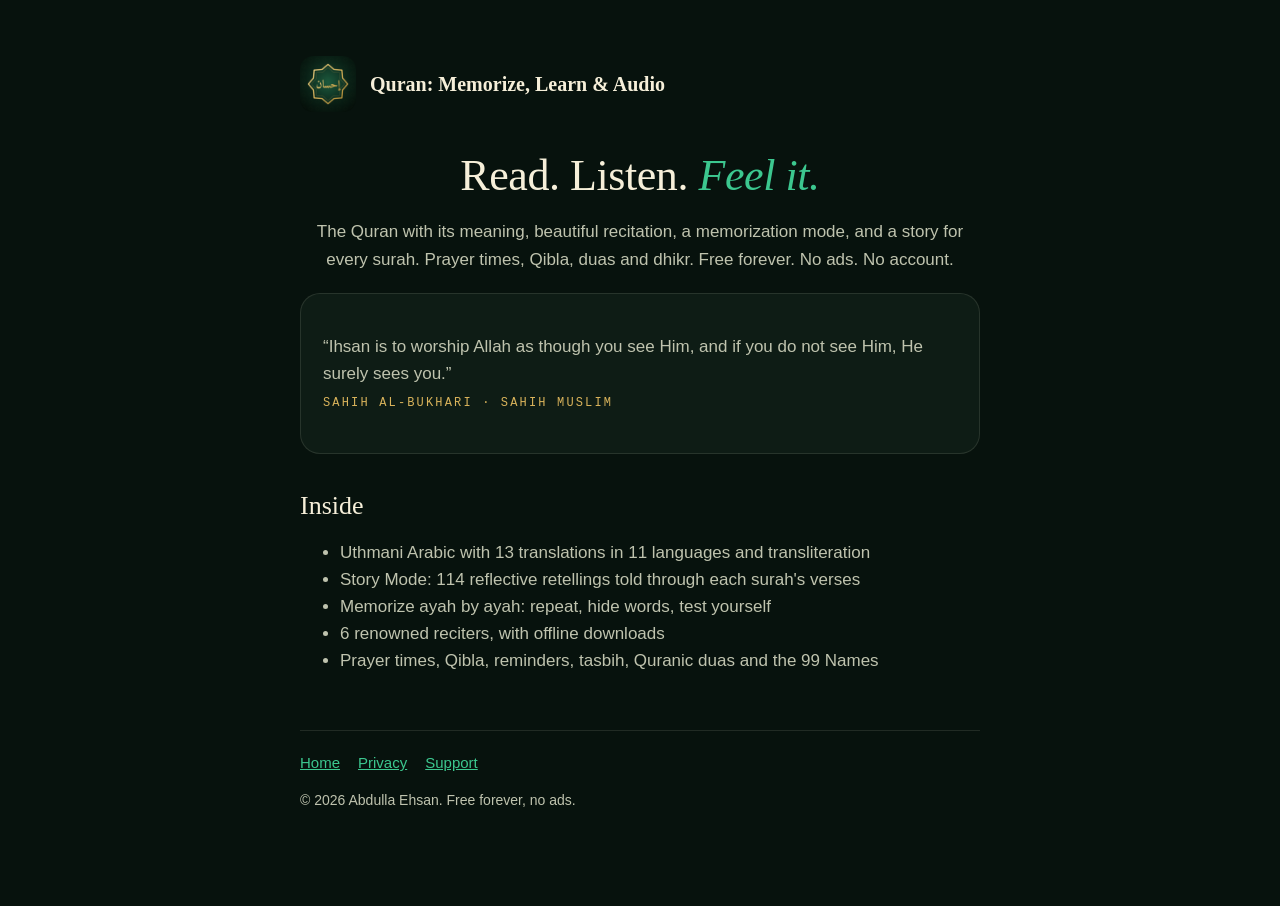
<file: index.html>
<!doctype html><html lang="en"><head><meta charset="utf-8"><meta name="viewport" content="width=device-width,initial-scale=1"><link rel="stylesheet" href="style.css"><link rel="icon" href="icon.png"><title>Quran: Memorize, Learn &amp; Audio</title><meta name="description" content="The Quran with its meaning, beautiful recitation, memorization and a story for every surah. Free forever, no ads."></head><body><main><header><img src="icon.png" alt=""><a href="./">Quran: Memorize, Learn &amp; Audio</a></header>
<h1 style="text-align:center">Read. Listen. <em>Feel it.</em></h1>
<p style="text-align:center">The Quran with its meaning, beautiful recitation, a memorization mode, and a story for every surah. Prayer times, Qibla, duas and dhikr. Free forever. No ads. No account.</p>
<div class="card"><p>“Ihsan is to worship Allah as though you see Him, and if you do not see Him, He surely sees you.”<br><span class="eyebrow">Sahih al-Bukhari · Sahih Muslim</span></p></div>
<h2>Inside</h2>
<ul><li>Uthmani Arabic with 13 translations in 11 languages and transliteration</li><li>Story Mode: 114 reflective retellings told through each surah's verses</li><li>Memorize ayah by ayah: repeat, hide words, test yourself</li><li>6 renowned reciters, with offline downloads</li><li>Prayer times, Qibla, reminders, tasbih, Quranic duas and the 99 Names</li></ul>
<footer><nav><a href="./">Home</a><a href="privacy.html">Privacy</a><a href="support.html">Support</a></nav><p>© 2026 Abdulla Ehsan. Free forever, no ads.</p></footer></main></body></html>
</file>
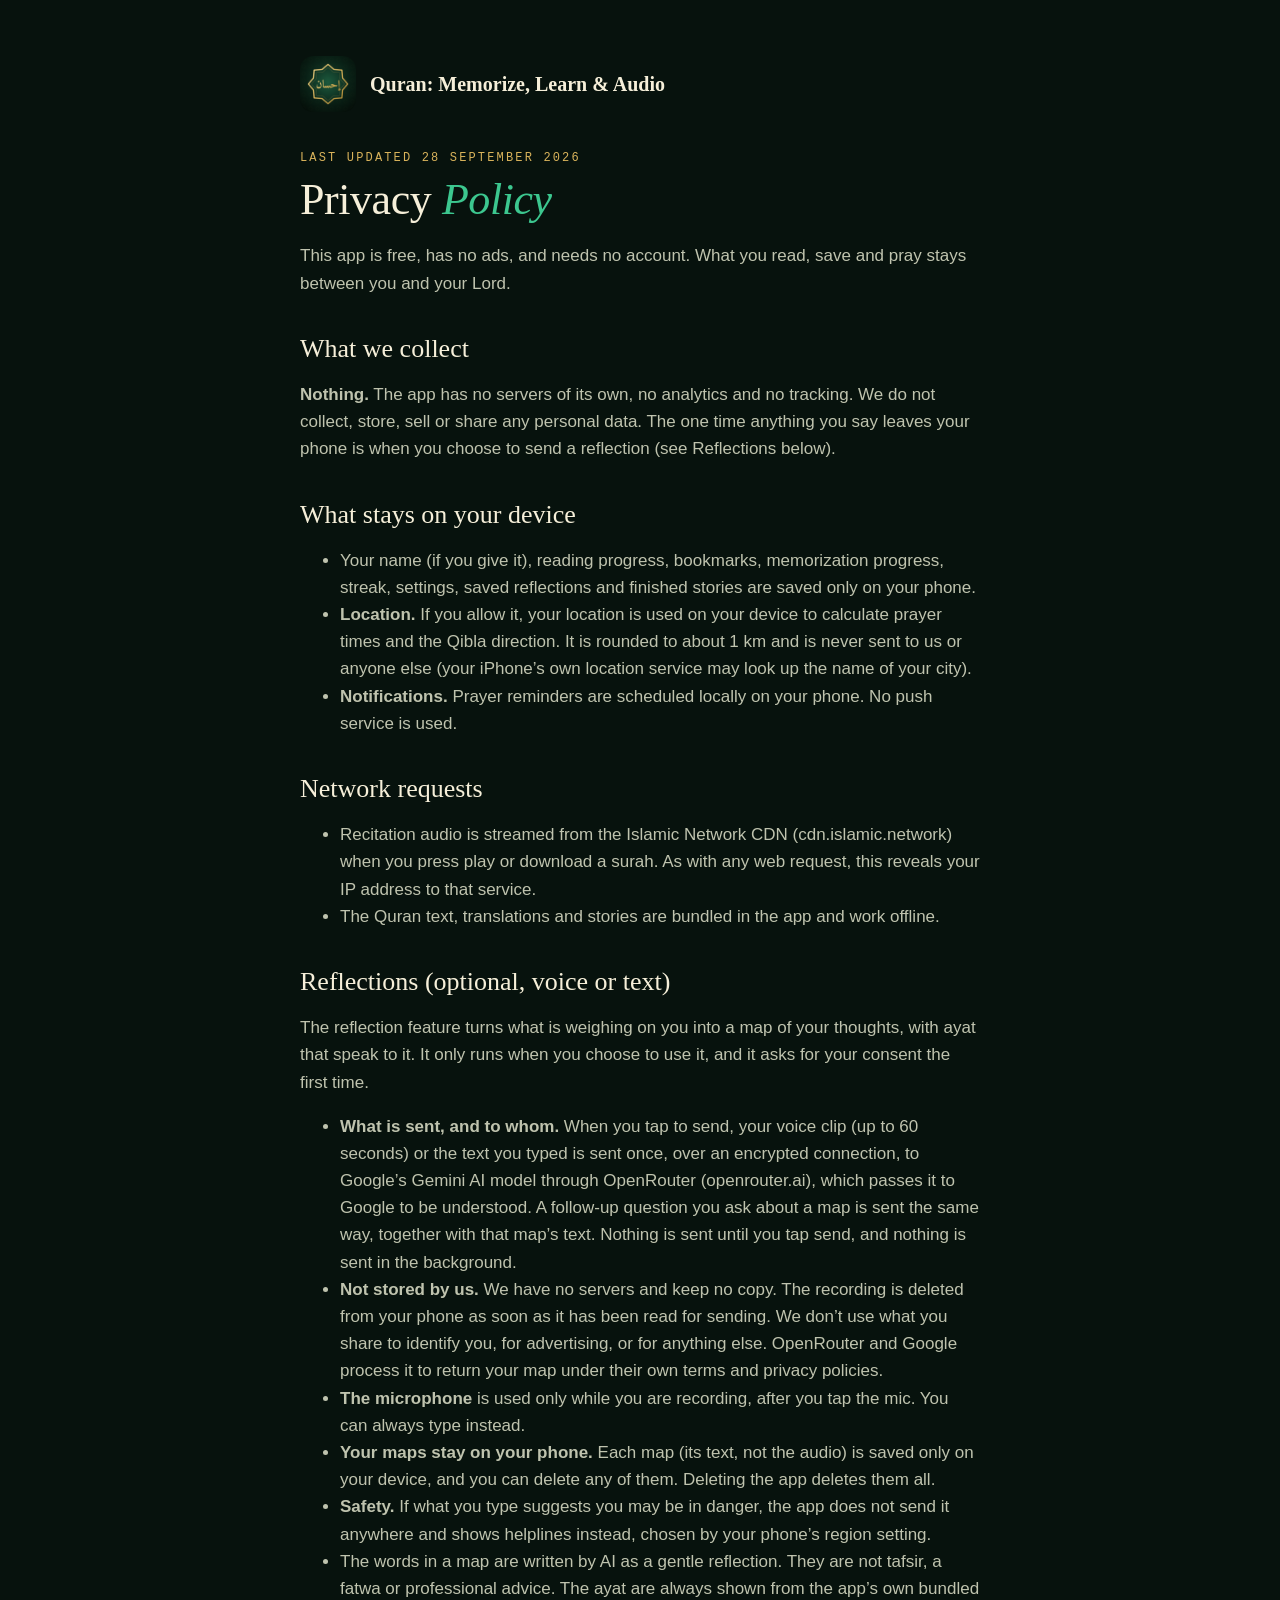
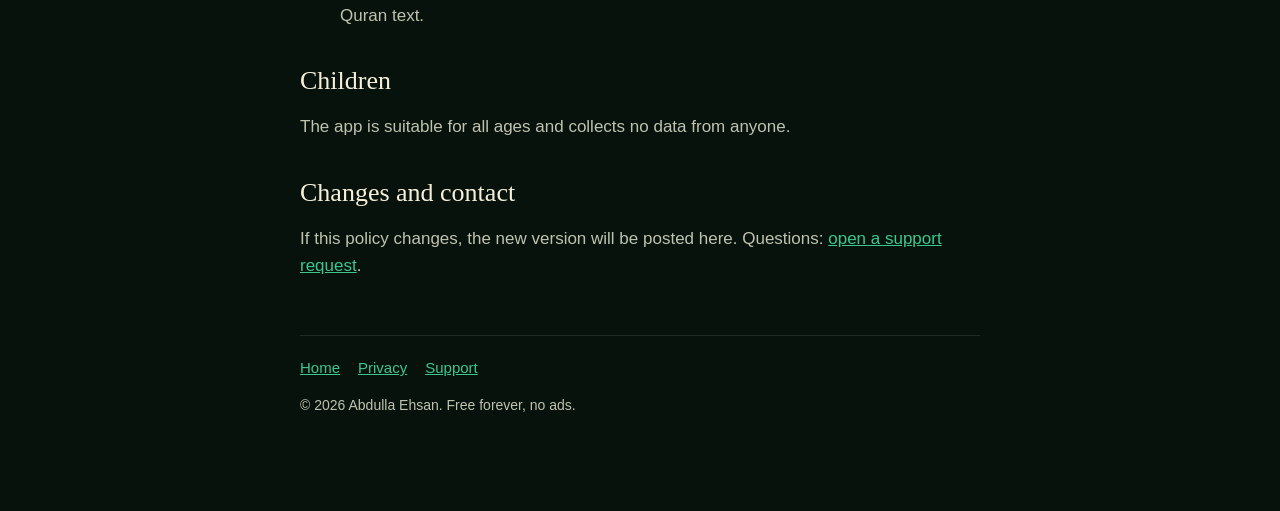
<file: privacy.html>
<!doctype html><html lang="en"><head><meta charset="utf-8"><meta name="viewport" content="width=device-width,initial-scale=1"><link rel="stylesheet" href="style.css"><link rel="icon" href="icon.png"><title>Privacy Policy — Quran: Memorize, Learn &amp; Audio</title></head><body><main><header><img src="icon.png" alt=""><a href="./">Quran: Memorize, Learn &amp; Audio</a></header>
<div class="eyebrow">Last updated 28 September 2026</div>
<h1>Privacy <em>Policy</em></h1>
<p>This app is free, has no ads, and needs no account. What you read, save and pray stays between you and your Lord.</p>
<h2>What we collect</h2><p><strong>Nothing.</strong> The app has no servers of its own, no analytics and no tracking. We do not collect, store, sell or share any personal data. The one time anything you say leaves your phone is when you choose to send a reflection (see Reflections below).</p>
<h2>What stays on your device</h2>
<ul><li>Your name (if you give it), reading progress, bookmarks, memorization progress, streak, settings, saved reflections and finished stories are saved only on your phone.</li>
<li><strong>Location.</strong> If you allow it, your location is used on your device to calculate prayer times and the Qibla direction. It is rounded to about 1 km and is never sent to us or anyone else (your iPhone’s own location service may look up the name of your city).</li>
<li><strong>Notifications.</strong> Prayer reminders are scheduled locally on your phone. No push service is used.</li></ul>
<h2>Network requests</h2>
<ul><li>Recitation audio is streamed from the Islamic Network CDN (cdn.islamic.network) when you press play or download a surah. As with any web request, this reveals your IP address to that service.</li>
<li>The Quran text, translations and stories are bundled in the app and work offline.</li></ul>
<h2>Reflections (optional, voice or text)</h2>
<p>The reflection feature turns what is weighing on you into a map of your thoughts, with ayat that speak to it. It only runs when you choose to use it, and it asks for your consent the first time.</p>
<ul><li><strong>What is sent, and to whom.</strong> When you tap to send, your voice clip (up to 60 seconds) or the text you typed is sent once, over an encrypted connection, to Google’s Gemini AI model through OpenRouter (openrouter.ai), which passes it to Google to be understood. A follow-up question you ask about a map is sent the same way, together with that map’s text. Nothing is sent until you tap send, and nothing is sent in the background.</li>
<li><strong>Not stored by us.</strong> We have no servers and keep no copy. The recording is deleted from your phone as soon as it has been read for sending. We don’t use what you share to identify you, for advertising, or for anything else. OpenRouter and Google process it to return your map under their own terms and privacy policies.</li>
<li><strong>The microphone</strong> is used only while you are recording, after you tap the mic. You can always type instead.</li>
<li><strong>Your maps stay on your phone.</strong> Each map (its text, not the audio) is saved only on your device, and you can delete any of them. Deleting the app deletes them all.</li>
<li><strong>Safety.</strong> If what you type suggests you may be in danger, the app does not send it anywhere and shows helplines instead, chosen by your phone’s region setting.</li>
<li>The words in a map are written by AI as a gentle reflection. They are not tafsir, a fatwa or professional advice. The ayat are always shown from the app’s own bundled Quran text.</li></ul>
<h2>Children</h2><p>The app is suitable for all ages and collects no data from anyone.</p>
<h2>Changes and contact</h2><p>If this policy changes, the new version will be posted here. Questions: <a href="https://github.com/AbdullaE100/ehsan-app/issues">open a support request</a>.</p>
<footer><nav><a href="./">Home</a><a href="privacy.html">Privacy</a><a href="support.html">Support</a></nav><p>© 2026 Abdulla Ehsan. Free forever, no ads.</p></footer></main></body></html>
</file>
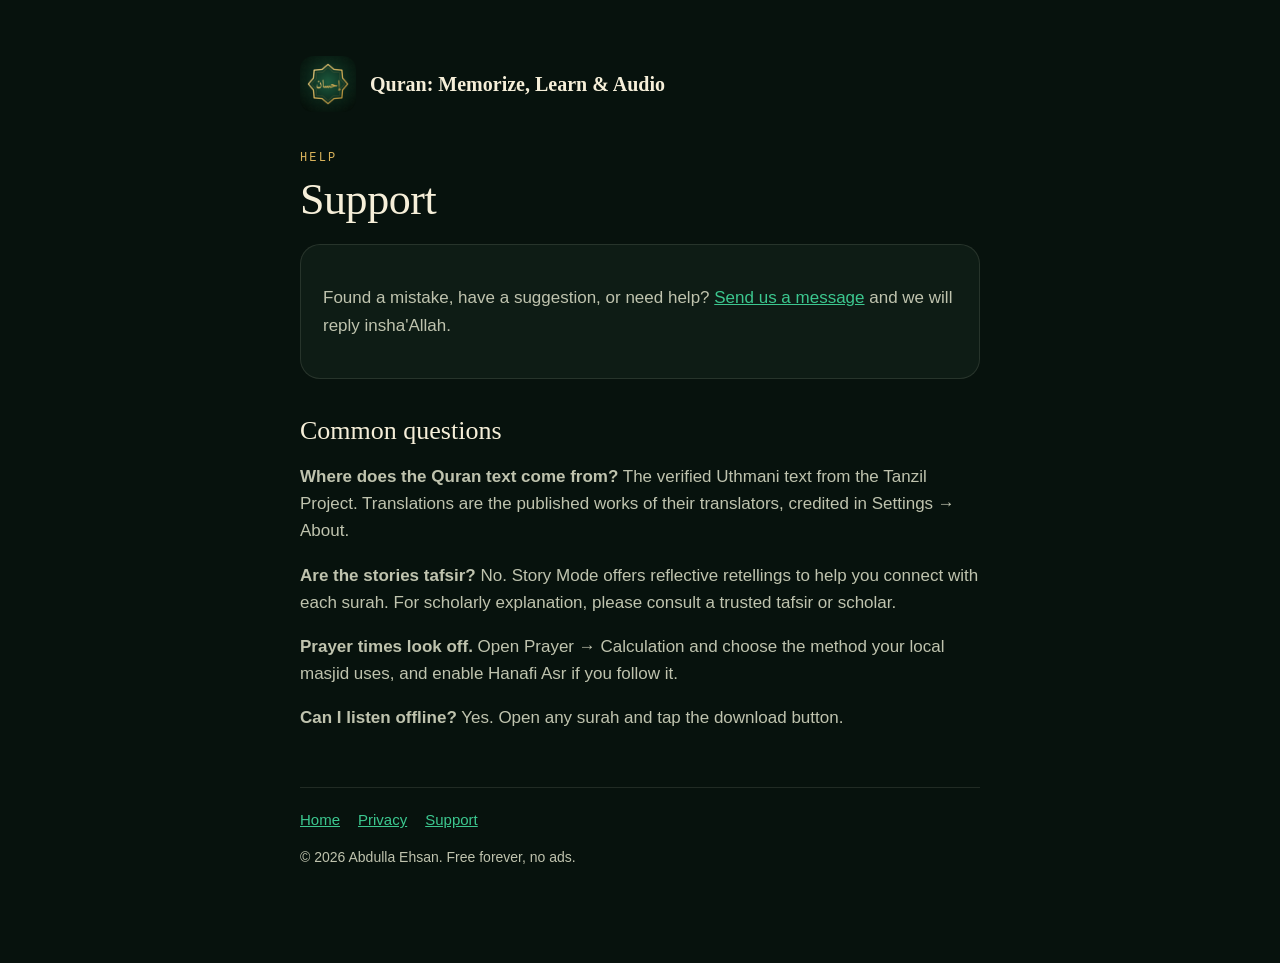
<file: support.html>
<!doctype html><html lang="en"><head><meta charset="utf-8"><meta name="viewport" content="width=device-width,initial-scale=1"><link rel="stylesheet" href="style.css"><link rel="icon" href="icon.png"><title>Support — Quran: Memorize, Learn &amp; Audio</title></head><body><main><header><img src="icon.png" alt=""><a href="./">Quran: Memorize, Learn &amp; Audio</a></header>
<div class="eyebrow">Help</div>
<h1>Support</h1>
<div class="card"><p>Found a mistake, have a suggestion, or need help? <a href="https://github.com/AbdullaE100/ehsan-app/issues/new">Send us a message</a> and we will reply insha'Allah.</p></div>
<h2>Common questions</h2>
<p><strong>Where does the Quran text come from?</strong> The verified Uthmani text from the Tanzil Project. Translations are the published works of their translators, credited in Settings → About.</p>
<p><strong>Are the stories tafsir?</strong> No. Story Mode offers reflective retellings to help you connect with each surah. For scholarly explanation, please consult a trusted tafsir or scholar.</p>
<p><strong>Prayer times look off.</strong> Open Prayer → Calculation and choose the method your local masjid uses, and enable Hanafi Asr if you follow it.</p>
<p><strong>Can I listen offline?</strong> Yes. Open any surah and tap the download button.</p>
<footer><nav><a href="./">Home</a><a href="privacy.html">Privacy</a><a href="support.html">Support</a></nav><p>© 2026 Abdulla Ehsan. Free forever, no ads.</p></footer></main></body></html>
</file>
<file: style.css>
:root{--bg:#07120D;--s1:#0E1C15;--t1:#F6EFD9;--t2:#BFC3AE;--t3:#86917F;--green:#3CC78F;--gold:#D9B35B;--line:rgba(246,239,217,.11)}
*{box-sizing:border-box}
body{margin:0;background:var(--bg);color:var(--t1);font:17px/1.6 -apple-system,BlinkMacSystemFont,"Segoe UI",Roboto,sans-serif;-webkit-font-smoothing:antialiased}
main{max-width:720px;margin:0 auto;padding:56px 20px 80px}
header{display:flex;align-items:center;gap:14px;margin-bottom:40px}
header img{width:56px;height:56px;border-radius:13px}
header a{color:var(--t1);text-decoration:none;font:600 20px/1.2 Georgia,serif}
.eyebrow{font:500 12px/1 ui-monospace,Menlo,monospace;letter-spacing:.18em;text-transform:uppercase;color:var(--gold)}
h1{font:400 44px/1.1 Georgia,"Times New Roman",serif;margin:12px 0 18px;letter-spacing:-.01em}
h1 em{color:var(--green)}
h2{font:400 26px/1.2 Georgia,serif;margin:36px 0 8px}
p,li{color:var(--t2)}
a{color:var(--green)}
.card{background:var(--s1);border:1px solid var(--line);border-radius:20px;padding:22px;margin:20px 0}
.ar{font:48px/1.4 "Amiri","Geeza Pro",serif;color:var(--gold);text-align:center;margin:0}
footer{margin-top:56px;color:var(--t3);font-size:14px;border-top:1px solid var(--line);padding-top:20px}
nav a{margin-right:18px;font-size:15px}
</file>
